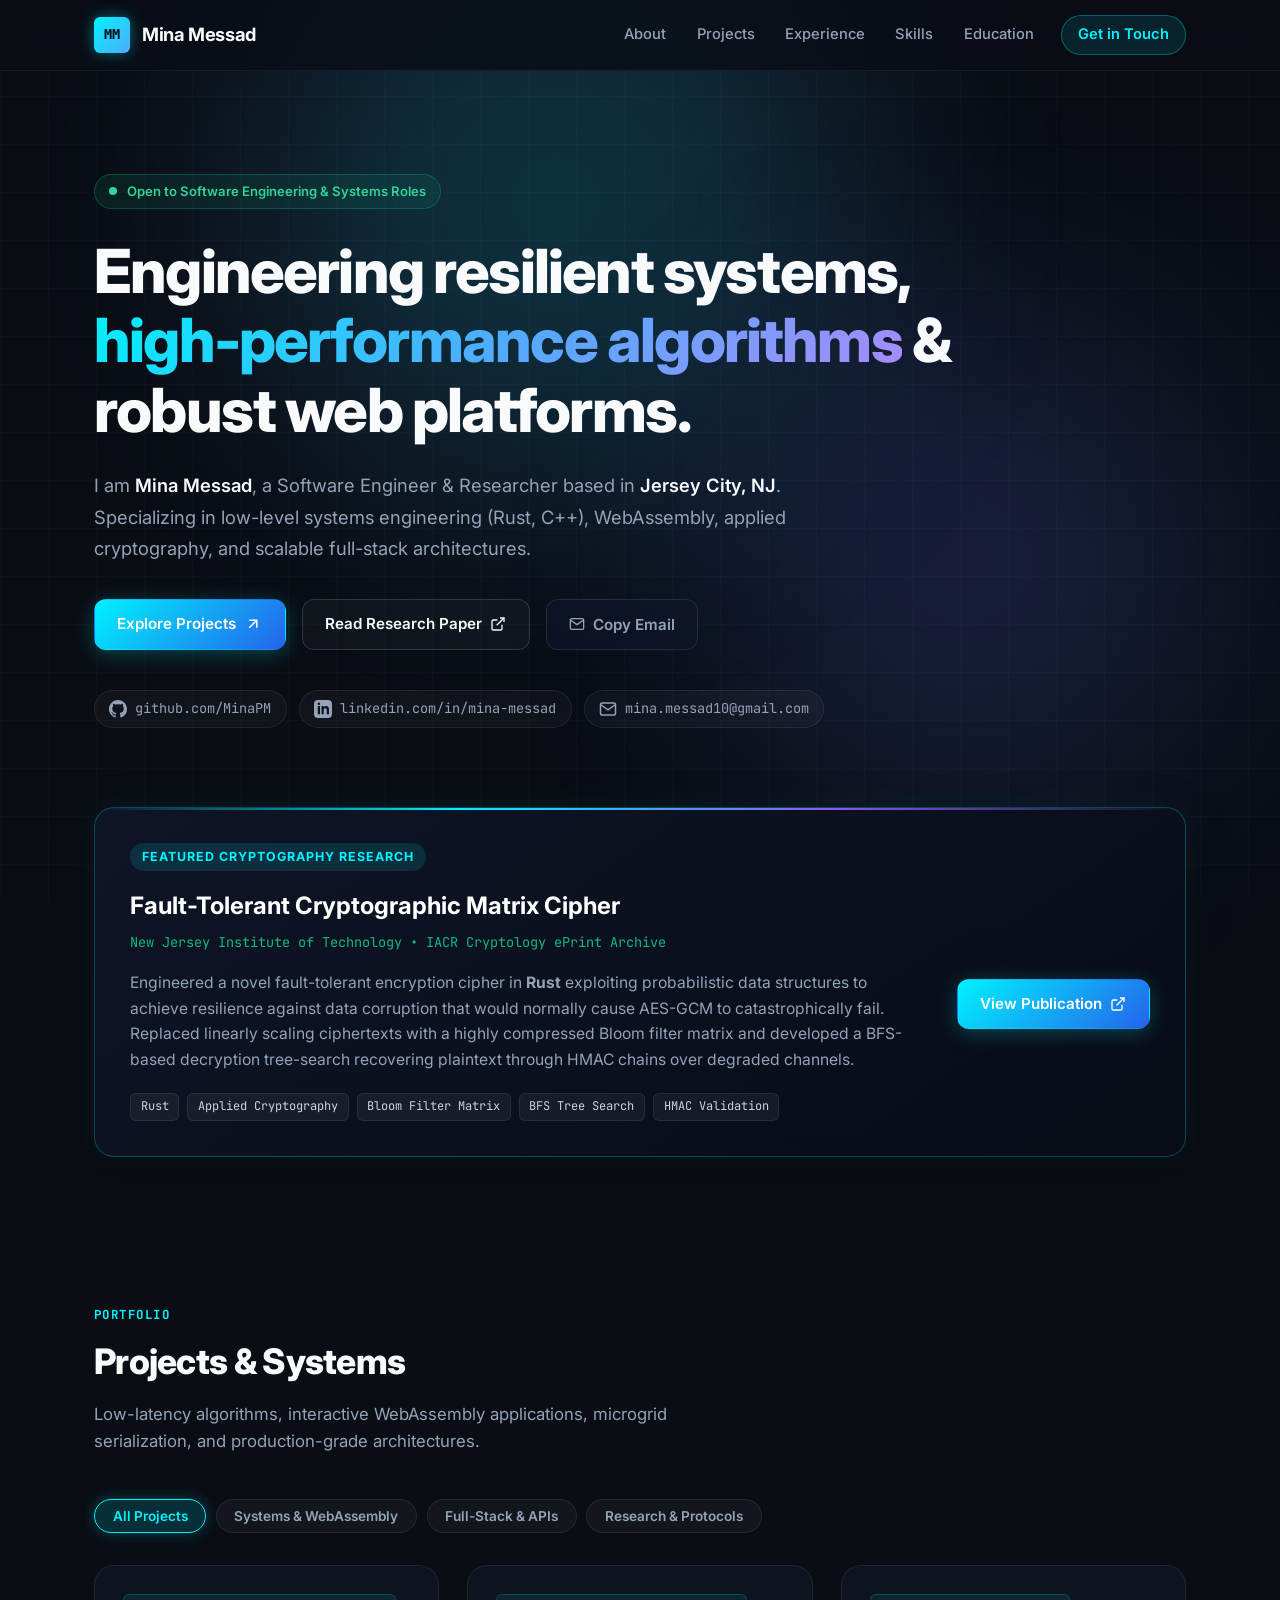
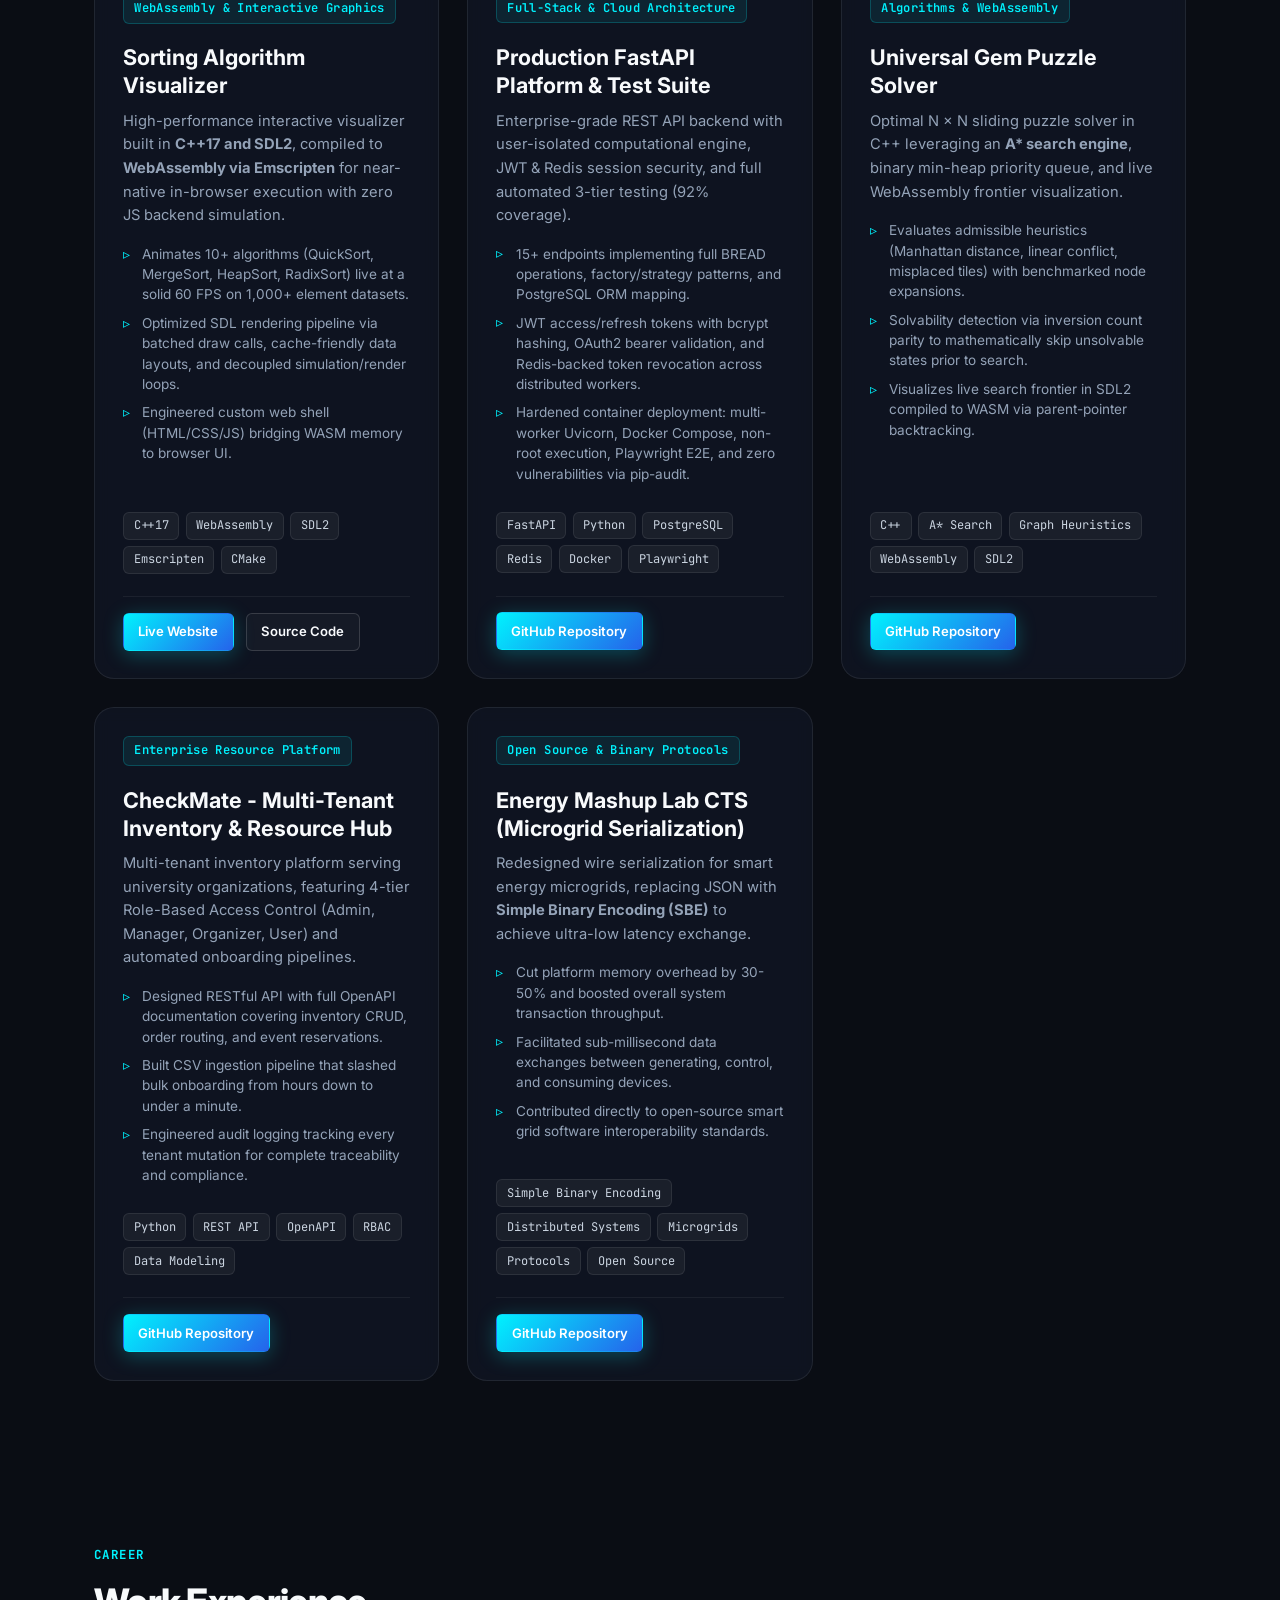
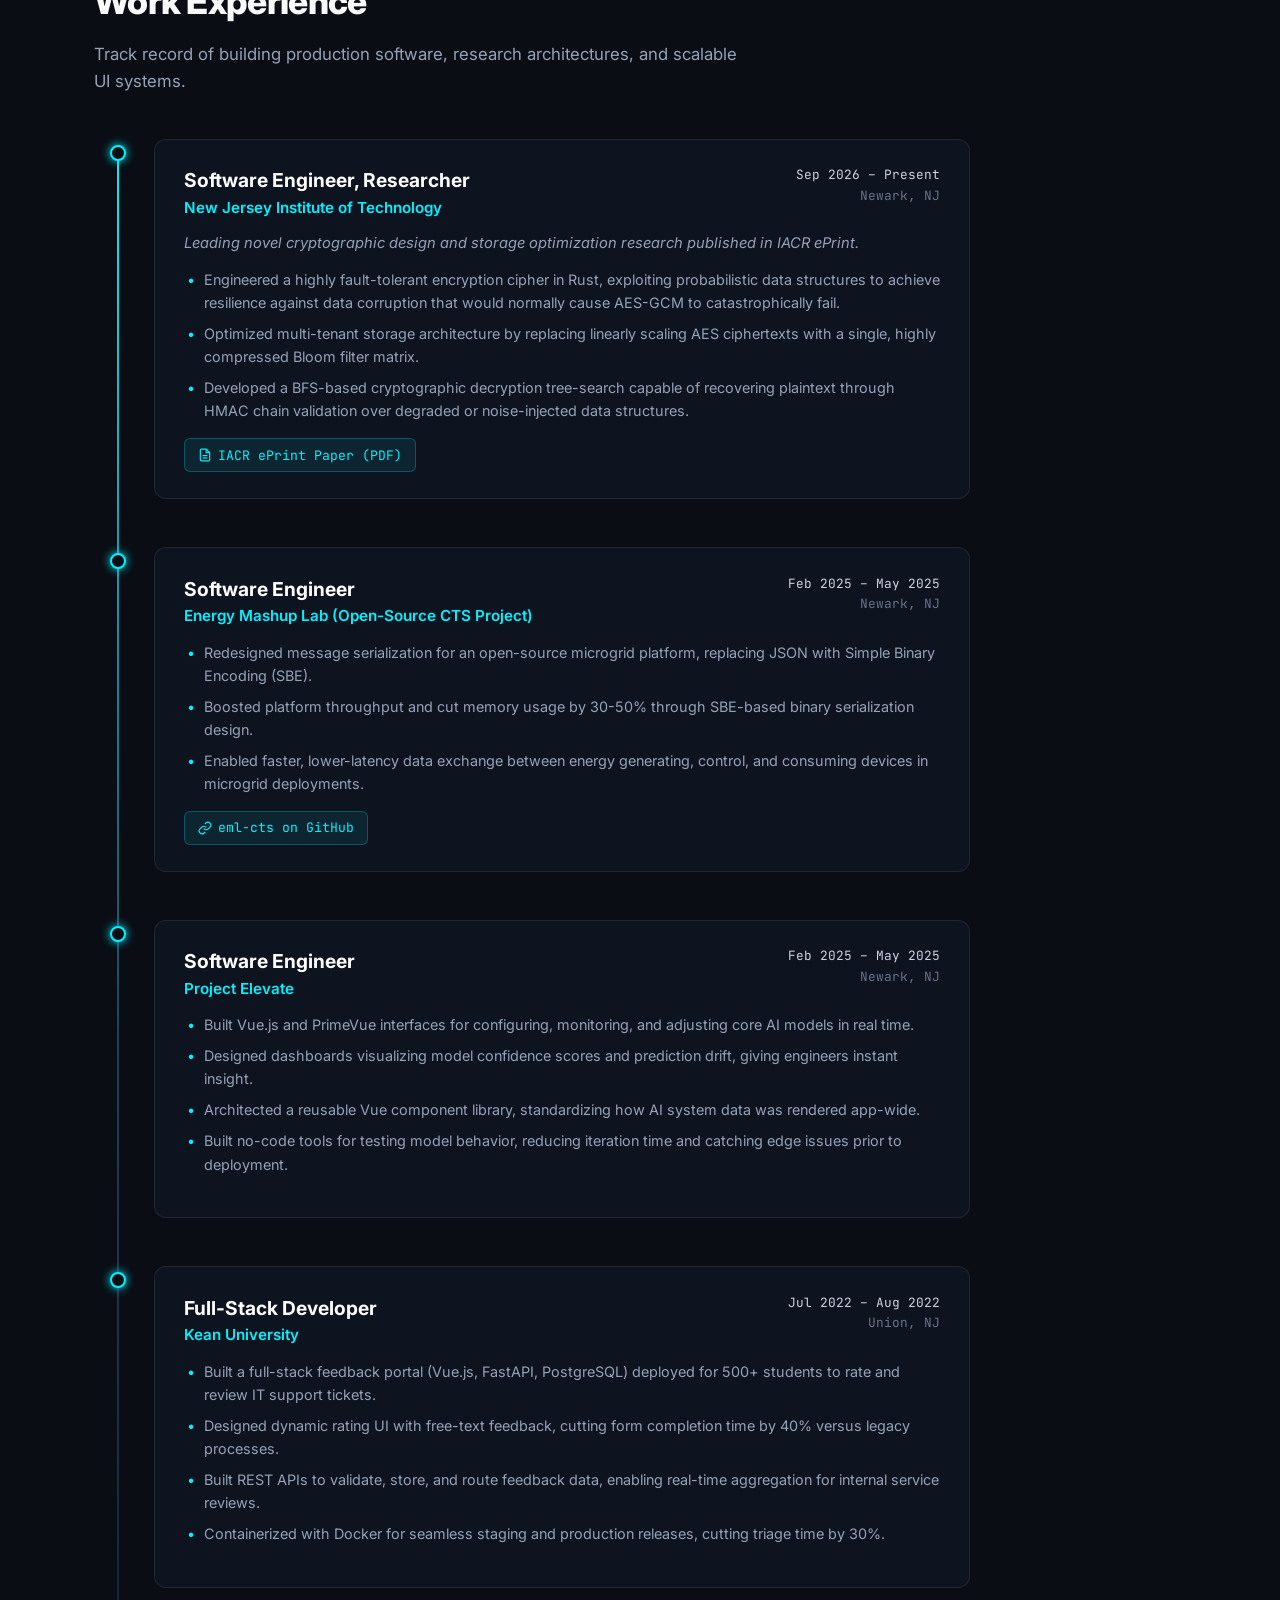
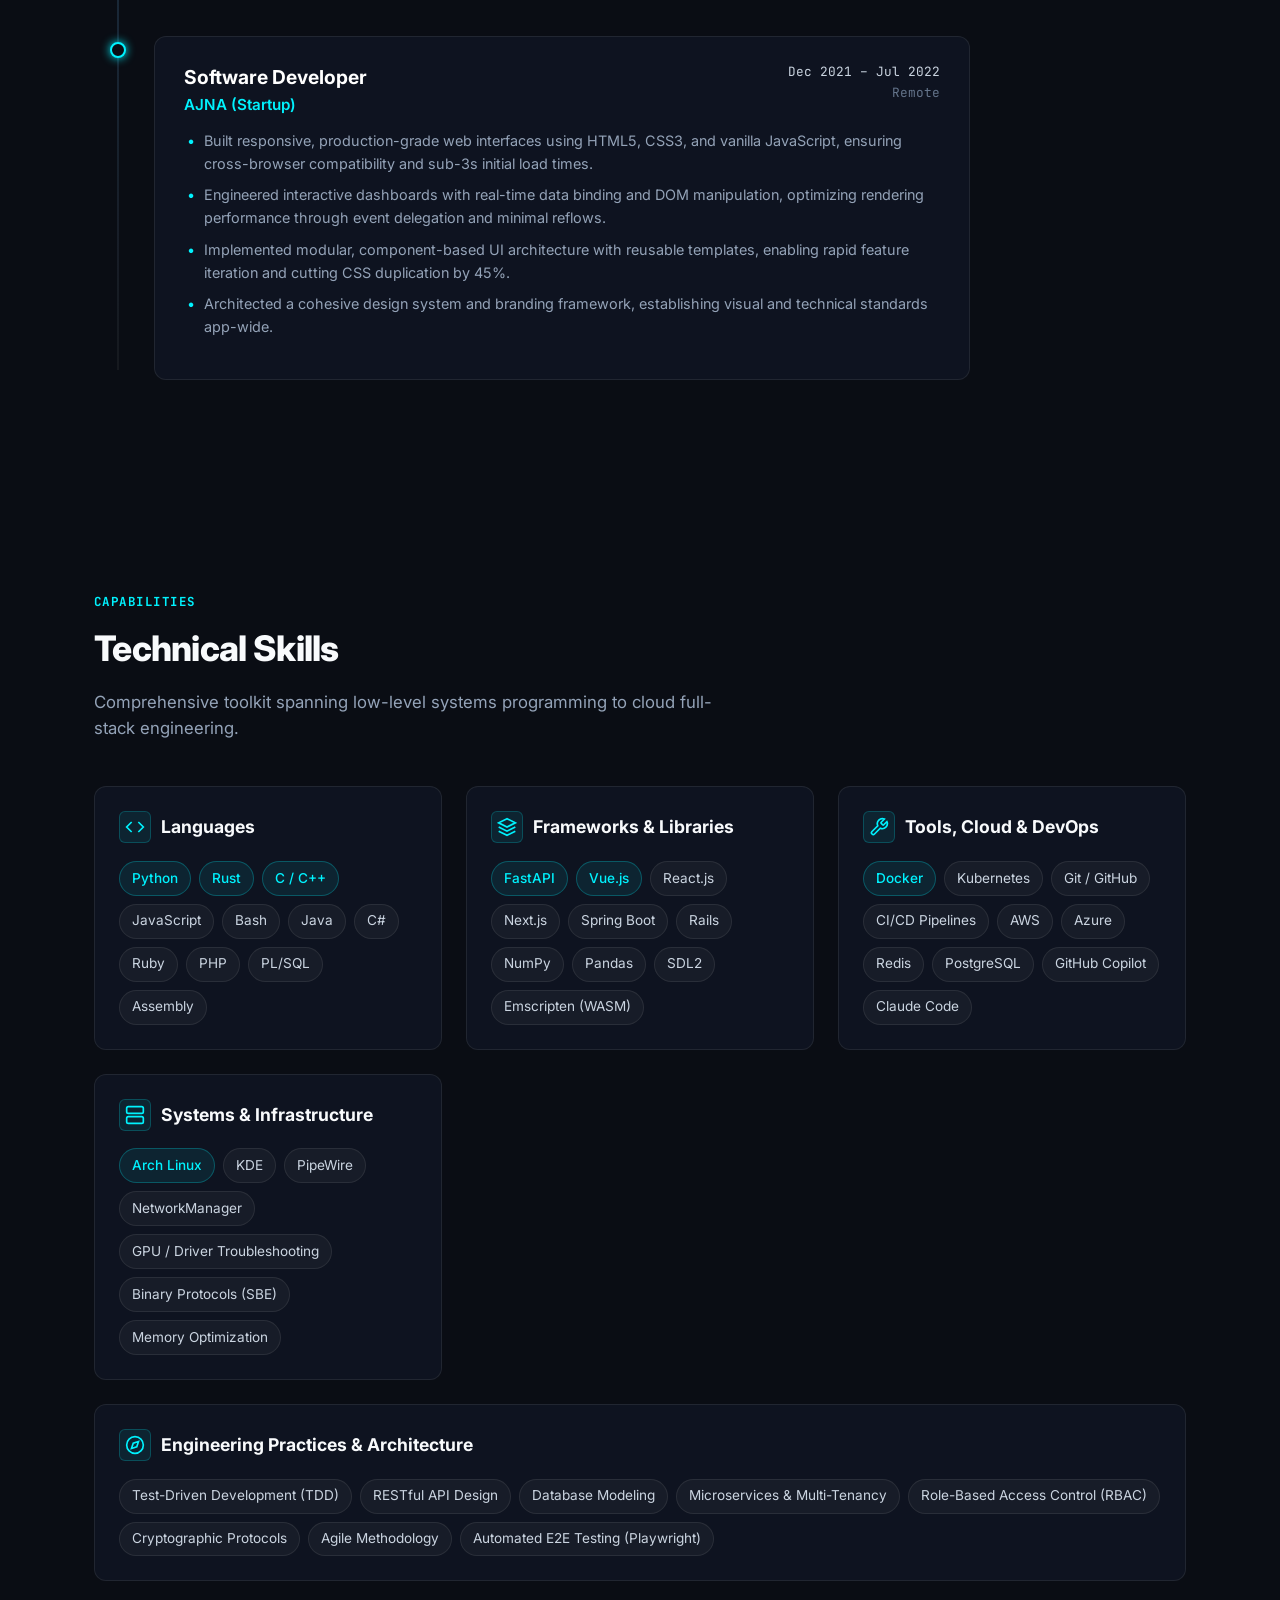
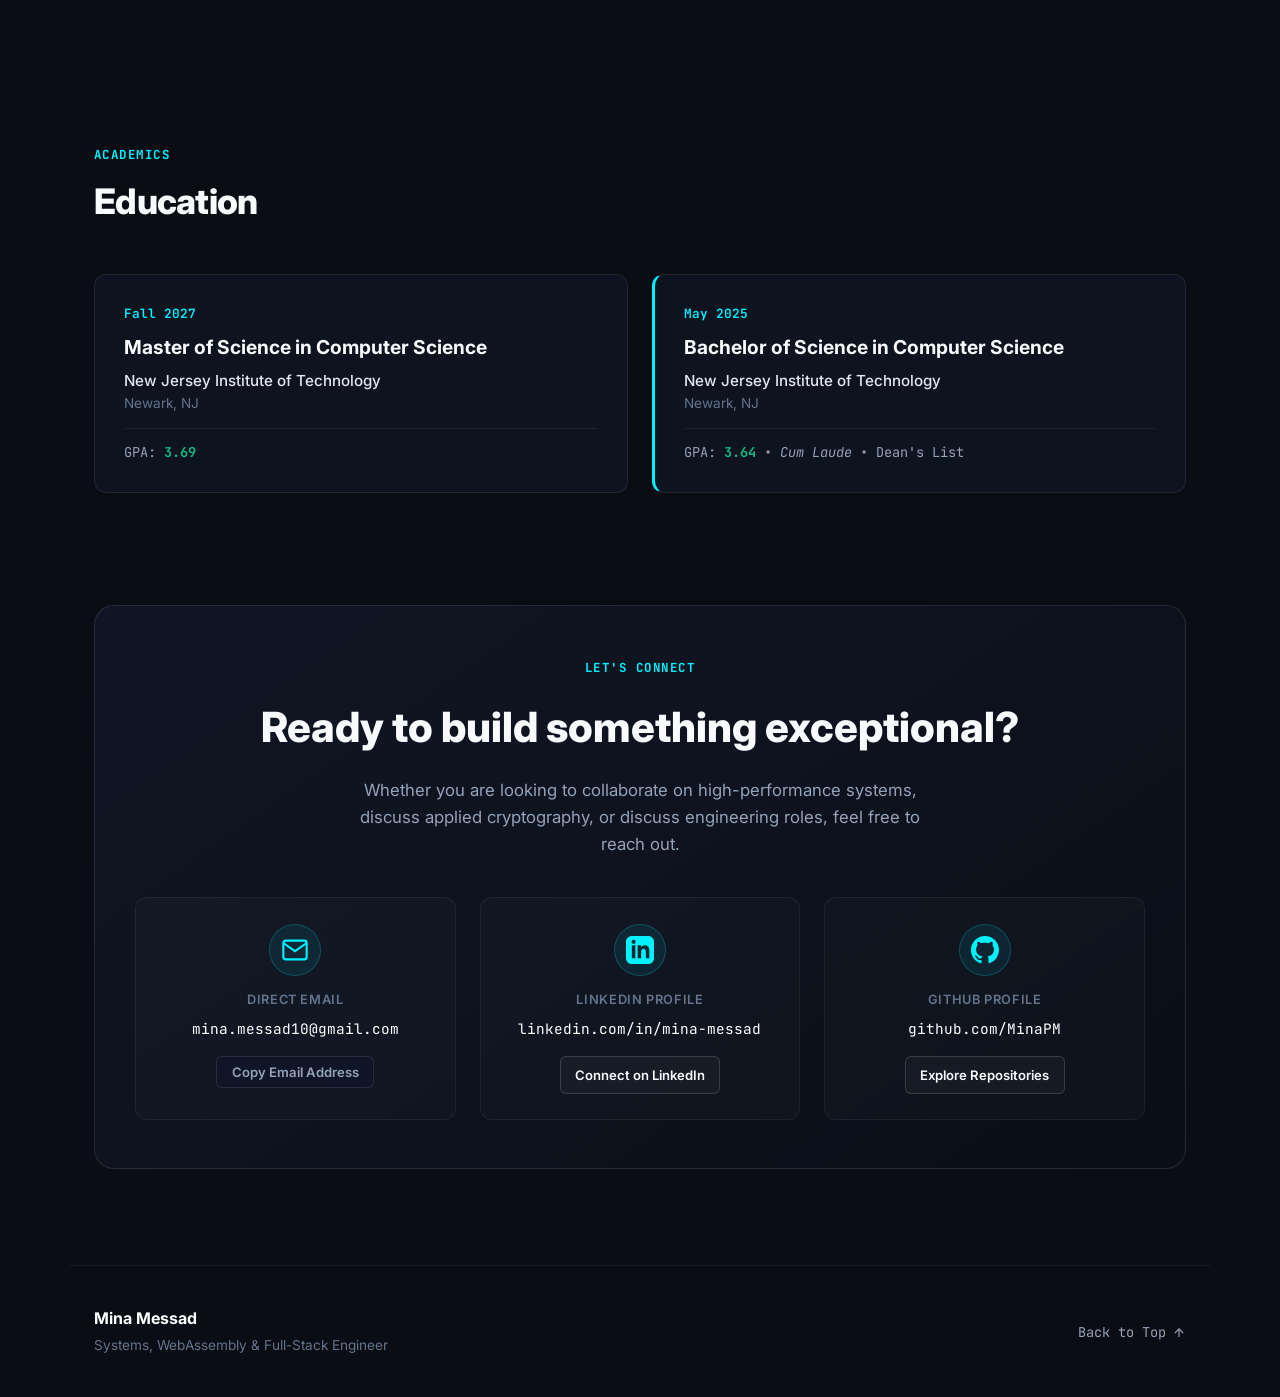
<file: index.html>
<!DOCTYPE html>
<html lang="en">

<head>
  <meta charset="UTF-8" />
  <meta name="viewport" content="width=device-width, initial-scale=1.0" />
  <title>Mina Messad | Software Engineer & Researcher</title>
  <meta name="description"
    content="Portfolio of Mina Messad - Software Engineer and Systems Researcher specializing in High-Performance Systems, Applied Cryptography, Full-Stack Architecture, and WebAssembly." />

  <!-- Open Graph / Meta -->
  <meta property="og:type" content="website" />
  <meta property="og:title" content="Mina Messad | Software Engineer & Researcher" />
  <meta property="og:description"
    content="Software Engineer & Researcher in Jersey City, NJ. Specialized in Rust, C++, Python, WebAssembly, and High-Performance Distributed Systems." />

  <!-- Google Fonts: Inter & JetBrains Mono -->
  <link rel="preconnect" href="https://fonts.googleapis.com">
  <link rel="preconnect" href="https://fonts.gstatic.com" crossorigin>
  <link
    href="https://fonts.googleapis.com/css2?family=Inter:wght@300;400;500;600;700;800&family=JetBrains+Mono:wght@400;500;600&display=swap"
    rel="stylesheet">

  <link rel="stylesheet" href="style.css" />
</head>

<body>
  <!-- Ambient background glow elements -->
  <div class="ambient-glow glow-1" aria-hidden="true"></div>
  <div class="ambient-glow glow-2" aria-hidden="true"></div>
  <div class="grid-overlay" aria-hidden="true"></div>

  <!-- Navigation -->
  <header class="navbar-wrapper">
    <nav class="navbar container">
      <a href="#hero" class="nav-brand">
        <span class="brand-monogram">MM</span>
        <span class="brand-name">Mina Messad</span>
      </a>

      <div class="nav-links" id="navLinks">
        <a href="#about" class="nav-link">About</a>
        <a href="#projects" class="nav-link">Projects</a>
        <a href="#experience" class="nav-link">Experience</a>
        <a href="#skills" class="nav-link">Skills</a>
        <a href="#education" class="nav-link">Education</a>
        <a href="#contact" class="nav-link nav-cta">Get in Touch</a>
      </div>

      <button class="mobile-toggle" id="mobileToggle" aria-label="Toggle navigation menu">
        <svg viewBox="0 0 24 24" width="22" height="22" stroke="currentColor" stroke-width="2" fill="none">
          <line x1="3" y1="12" x2="21" y2="12"></line>
          <line x1="3" y1="6" x2="21" y2="6"></line>
          <line x1="3" y1="18" x2="21" y2="18"></line>
        </svg>
      </button>
    </nav>
  </header>

  <main>
    <!-- Hero Section -->
    <section id="hero" class="hero-section container">
      <div class="hero-content">
        <div class="status-pill">
          <span class="pulse-dot"></span>
          <span>Open to Software Engineering & Systems Roles</span>
        </div>

        <h1 class="hero-title">
          Engineering resilient systems, <br />
          <span class="text-gradient">high-performance algorithms</span> & robust web platforms.
        </h1>

        <p class="hero-subtitle">
          I am <strong>Mina Messad</strong>, a Software Engineer & Researcher based in
          <strong>Jersey City, NJ</strong>. Specializing in low-level systems engineering (Rust, C++),
          WebAssembly, applied cryptography, and scalable full-stack architectures.
        </p>

        <div class="hero-actions">
          <a href="#projects" class="btn btn-primary">
            <span>Explore Projects</span>
            <svg viewBox="0 0 24 24" width="18" height="18" stroke="currentColor" stroke-width="2" fill="none">
              <path d="M7 17l9.2-9.2M17 17V7H7" />
            </svg>
          </a>
          <a href="https://eprint.iacr.org/2025/1539.pdf" target="_blank" rel="noopener noreferrer"
            class="btn btn-outline">
            <span>Read Research Paper</span>
            <svg viewBox="0 0 24 24" width="16" height="16" stroke="currentColor" stroke-width="2" fill="none">
              <path d="M18 13v6a2 2 0 01-2 2H5a2 2 0 01-2-2V8a2 2 0 012-2h6"></path>
              <polyline points="15 3 21 3 21 9"></polyline>
              <line x1="10" y1="14" x2="21" y2="3"></line>
            </svg>
          </a>
          <button class="btn btn-glass copy-email-btn" data-email="mina.messad10@gmail.com" title="Click to copy email">
            <svg viewBox="0 0 24 24" width="16" height="16" stroke="currentColor" stroke-width="2" fill="none">
              <path d="M4 4h16c1.1 0 2 .9 2 2v12c0 1.1-.9 2-2 2H4c-1.1 0-2-.9-2-2V6c0-1.1.9-2 2-2z"></path>
              <polyline points="22,6 12,13 2,6"></polyline>
            </svg>
            <span class="copy-text">Copy Email</span>
          </button>
        </div>

        <div class="social-links-bar">
          <a href="https://github.com/MinaPM" target="_blank" rel="noopener noreferrer" class="social-badge"
            title="GitHub Profile">
            <svg viewBox="0 0 24 24" width="18" height="18" fill="currentColor">
              <path
                d="M12 0C5.37 0 0 5.37 0 12c0 5.31 3.435 9.795 8.205 11.385.6.105.825-.255.825-.57 0-.285-.015-1.23-.015-2.235-3.015.555-3.795-.735-4.035-1.41-.135-.345-.72-1.41-1.23-1.695-.42-.225-1.02-.78-.015-.795.945-.015 1.62.87 1.845 1.23 1.08 1.815 2.805 1.305 3.495.99.105-.78.42-1.305.765-1.605-2.67-.3-5.46-1.335-5.46-5.925 0-1.305.465-2.385 1.23-3.225-.12-.3-.54-1.53.12-3.18 0 0 1.005-.315 3.3 1.23.96-.27 1.98-.405 3-.405s2.04.135 3 .405c2.295-1.56 3.3-1.23 3.3-1.23.66 1.65.24 2.88.12 3.18.765.84 1.23 1.905 1.23 3.225 0 4.605-2.805 5.625-5.475 5.925.435.375.81 1.095.81 2.22 0 1.605-.015 2.895-.015 3.3 0 .315.225.69.825.57A12.02 12.02 0 0024 12c0-6.63-5.37-12-12-12z" />
            </svg>
            <span>github.com/MinaPM</span>
          </a>

          <a href="https://linkedin.com/in/mina-messad" target="_blank" rel="noopener noreferrer" class="social-badge"
            title="LinkedIn Profile">
            <svg viewBox="0 0 24 24" width="18" height="18" fill="currentColor">
              <path
                d="M19 0h-14c-2.761 0-5 2.239-5 5v14c0 2.761 2.239 5 5 5h14c2.762 0 5-2.239 5-5v-14c0-2.761-2.238-5-5-5zm-11 19h-3v-11h3v11zm-1.5-12.268c-.966 0-1.75-.79-1.75-1.764s.784-1.764 1.75-1.764 1.75.79 1.75 1.764-.783 1.764-1.75 1.764zm13.5 12.268h-3v-5.604c0-3.368-4-3.113-4 0v5.604h-3v-11h3v1.765c1.396-2.586 7-2.777 7 2.476v6.759z" />
            </svg>
            <span>linkedin.com/in/mina-messad</span>
          </a>

          <a href="mailto:mina.messad10@gmail.com" class="social-badge" title="Send an email">
            <svg viewBox="0 0 24 24" width="18" height="18" stroke="currentColor" stroke-width="2" fill="none">
              <path d="M4 4h16c1.1 0 2 .9 2 2v12c0 1.1-.9 2-2 2H4c-1.1 0-2-.9-2-2V6c0-1.1.9-2 2-2z"></path>
              <polyline points="22,6 12,13 2,6"></polyline>
            </svg>
            <span>mina.messad10@gmail.com</span>
          </a>
        </div>
      </div>
    </section>

    <!-- Research Spotlight Card -->
    <section class="container spotlight-container" id="about">
      <div class="spotlight-card">
        <div class="spotlight-badge">Featured Cryptography Research</div>
        <div class="spotlight-inner">
          <div class="spotlight-text">
            <h3>Fault-Tolerant Cryptographic Matrix Cipher</h3>
            <p class="spotlight-venue">New Jersey Institute of Technology • IACR Cryptology ePrint Archive</p>
            <p class="spotlight-desc">
              Engineered a novel fault-tolerant encryption cipher in <strong>Rust</strong> exploiting probabilistic data
              structures to achieve resilience against data corruption that would normally cause AES-GCM to
              catastrophically fail. Replaced linearly scaling ciphertexts with a highly compressed Bloom filter matrix
              and developed a BFS-based decryption tree-search recovering plaintext through HMAC chains over degraded
              channels.
            </p>
            <div class="spotlight-tags">
              <span class="tag">Rust</span>
              <span class="tag">Applied Cryptography</span>
              <span class="tag">Bloom Filter Matrix</span>
              <span class="tag">BFS Tree Search</span>
              <span class="tag">HMAC Validation</span>
            </div>
          </div>
          <div class="spotlight-cta">
            <a href="https://eprint.iacr.org/2025/1539.pdf" target="_blank" rel="noopener noreferrer"
              class="btn btn-primary">
              <span>View Publication</span>
              <svg viewBox="0 0 24 24" width="16" height="16" stroke="currentColor" stroke-width="2" fill="none">
                <path d="M18 13v6a2 2 0 01-2 2H5a2 2 0 01-2-2V8a2 2 0 012-2h6"></path>
                <polyline points="15 3 21 3 21 9"></polyline>
                <line x1="10" y1="14" x2="21" y2="3"></line>
              </svg>
            </a>
          </div>
        </div>
      </div>
    </section>

    <!-- Projects Section -->
    <section id="projects" class="section container">
      <div class="section-header">
        <span class="section-tag">Portfolio</span>
        <h2 class="section-title">Projects & Systems</h2>
        <p class="section-desc">
          Low-latency algorithms, interactive WebAssembly applications, microgrid serialization, and production-grade
          architectures.
        </p>
      </div>

      <!-- Filter Tabs -->
      <div class="filter-tabs" role="tablist">
        <button class="filter-tab active" data-filter="all">All Projects</button>
        <button class="filter-tab" data-filter="systems">Systems & WebAssembly</button>
        <button class="filter-tab" data-filter="web">Full-Stack & APIs</button>
        <button class="filter-tab" data-filter="research">Research & Protocols</button>
      </div>

      <div class="projects-grid">
        <!-- Project 1: Sorting Algorithm Visualizer -->
        <article class="project-card" data-category="systems">
          <div class="project-card-top">
            <span class="project-type-indicator">WebAssembly & Interactive Graphics</span>
          </div>

          <h3 class="project-name">Sorting Algorithm Visualizer</h3>
          <p class="project-summary">
            High-performance interactive visualizer built in <strong>C++17 and SDL2</strong>, compiled to
            <strong>WebAssembly via Emscripten</strong> for near-native in-browser execution with zero JS backend
            simulation.
          </p>

          <ul class="project-highlights">
            <li>Animates 10+ algorithms (QuickSort, MergeSort, HeapSort, RadixSort) live at a solid 60 FPS on 1,000+
              element datasets.</li>
            <li>Optimized SDL rendering pipeline via batched draw calls, cache-friendly data layouts, and decoupled
              simulation/render loops.</li>
            <li>Engineered custom web shell (HTML/CSS/JS) bridging WASM memory to browser UI.</li>
          </ul>

          <div class="project-tags">
            <span class="tag">C++17</span>
            <span class="tag">WebAssembly</span>
            <span class="tag">SDL2</span>
            <span class="tag">Emscripten</span>
            <span class="tag">CMake</span>
          </div>

          <div class="project-footer-actions">
            <a href="https://minapm.github.io/sorting-algorithms-visualizer/" target="_blank" rel="noopener noreferrer"
              class="btn btn-sm btn-primary">Live Website</a>
            <a href="https://github.com/MinaPM/sorting-algorithms-visualizer" target="_blank" rel="noopener noreferrer"
              class="btn btn-sm btn-outline">Source Code</a>
          </div>
        </article>

        <!-- Project 2: Full-Stack FastAPI Calculator & Auth Suite -->
        <article class="project-card" data-category="web">
          <div class="project-card-top">
            <span class="project-type-indicator">Full-Stack & Cloud Architecture</span>
          </div>

          <h3 class="project-name">Production FastAPI Platform & Test Suite</h3>
          <p class="project-summary">
            Enterprise-grade REST API backend with user-isolated computational engine, JWT & Redis session security, and
            full automated 3-tier testing (92% coverage).
          </p>

          <ul class="project-highlights">
            <li>15+ endpoints implementing full BREAD operations, factory/strategy patterns, and PostgreSQL ORM mapping.
            </li>
            <li>JWT access/refresh tokens with bcrypt hashing, OAuth2 bearer validation, and Redis-backed token
              revocation across distributed workers.</li>
            <li>Hardened container deployment: multi-worker Uvicorn, Docker Compose, non-root execution, Playwright E2E,
              and zero vulnerabilities via pip-audit.</li>
          </ul>

          <div class="project-tags">
            <span class="tag">FastAPI</span>
            <span class="tag">Python</span>
            <span class="tag">PostgreSQL</span>
            <span class="tag">Redis</span>
            <span class="tag">Docker</span>
            <span class="tag">Playwright</span>
          </div>

          <div class="project-footer-actions">
            <a href="https://github.com/MinaPM/NJIT-IS601-Final-Project" target="_blank" rel="noopener noreferrer"
              class="btn btn-sm btn-primary">GitHub Repository</a>
          </div>
        </article>

        <!-- Project 3: Universal Gem Puzzle Solver -->
        <article class="project-card" data-category="systems">
          <div class="project-card-top">
            <span class="project-type-indicator">Algorithms & WebAssembly</span>
          </div>

          <h3 class="project-name">Universal Gem Puzzle Solver</h3>
          <p class="project-summary">
            Optimal N × N sliding puzzle solver in C++ leveraging an <strong>A* search engine</strong>, binary min-heap
            priority queue, and live WebAssembly frontier visualization.
          </p>

          <ul class="project-highlights">
            <li>Evaluates admissible heuristics (Manhattan distance, linear conflict, misplaced tiles) with benchmarked
              node expansions.</li>
            <li>Solvability detection via inversion count parity to mathematically skip unsolvable states prior to
              search.</li>
            <li>Visualizes live search frontier in SDL2 compiled to WASM via parent-pointer backtracking.</li>
          </ul>

          <div class="project-tags">
            <span class="tag">C++</span>
            <span class="tag">A* Search</span>
            <span class="tag">Graph Heuristics</span>
            <span class="tag">WebAssembly</span>
            <span class="tag">SDL2</span>
          </div>

          <div class="project-footer-actions">
            <a href="https://github.com/MinaPM/GemPuzzle" target="_blank" rel="noopener noreferrer"
              class="btn btn-sm btn-primary">GitHub Repository</a>
          </div>
        </article>

        <!-- Project 4: CheckMate Platform -->
        <article class="project-card" data-category="web">
          <div class="project-card-top">
            <span class="project-type-indicator">Enterprise Resource Platform</span>
          </div>

          <h3 class="project-name">CheckMate - Multi-Tenant Inventory & Resource Hub</h3>
          <p class="project-summary">
            Multi-tenant inventory platform serving university organizations, featuring 4-tier Role-Based Access Control
            (Admin, Manager, Organizer, User) and automated onboarding pipelines.
          </p>

          <ul class="project-highlights">
            <li>Designed RESTful API with full OpenAPI documentation covering inventory CRUD, order routing, and event
              reservations.</li>
            <li>Built CSV ingestion pipeline that slashed bulk onboarding from hours down to under a minute.</li>
            <li>Engineered audit logging tracking every tenant mutation for complete traceability and compliance.</li>
          </ul>

          <div class="project-tags">
            <span class="tag">Python</span>
            <span class="tag">REST API</span>
            <span class="tag">OpenAPI</span>
            <span class="tag">RBAC</span>
            <span class="tag">Data Modeling</span>
          </div>

          <div class="project-footer-actions">
            <a href="https://github.com/WokFriedE/CheckMate.git" target="_blank" rel="noopener noreferrer"
              class="btn btn-sm btn-primary">GitHub Repository</a>
          </div>
        </article>

        <!-- Project 5: Open-Source CTS Microgrid -->
        <article class="project-card" data-category="research">
          <div class="project-card-top">
            <span class="project-type-indicator">Open Source & Binary Protocols</span>
          </div>

          <h3 class="project-name">Energy Mashup Lab CTS (Microgrid Serialization)</h3>
          <p class="project-summary">
            Redesigned wire serialization for smart energy microgrids, replacing JSON with <strong>Simple Binary
              Encoding (SBE)</strong> to achieve ultra-low latency exchange.
          </p>

          <ul class="project-highlights">
            <li>Cut platform memory overhead by 30-50% and boosted overall system transaction throughput.</li>
            <li>Facilitated sub-millisecond data exchanges between generating, control, and consuming devices.</li>
            <li>Contributed directly to open-source smart grid software interoperability standards.</li>
          </ul>

          <div class="project-tags">
            <span class="tag">Simple Binary Encoding</span>
            <span class="tag">Distributed Systems</span>
            <span class="tag">Microgrids</span>
            <span class="tag">Protocols</span>
            <span class="tag">Open Source</span>
          </div>

          <div class="project-footer-actions">
            <a href="https://github.com/EnergyMashupLab/eml-cts" target="_blank" rel="noopener noreferrer"
              class="btn btn-sm btn-primary">GitHub Repository</a>
          </div>
        </article>
      </div>
    </section>

    <!-- Experience Timeline Section -->
    <section id="experience" class="section container">
      <div class="section-header">
        <span class="section-tag">Career</span>
        <h2 class="section-title">Work Experience</h2>
        <p class="section-desc">Track record of building production software, research architectures, and scalable UI
          systems.</p>
      </div>

      <div class="timeline">
        <!-- Role 1 -->
        <div class="timeline-item">
          <div class="timeline-marker"></div>
          <div class="timeline-content">
            <div class="timeline-header">
              <div>
                <h3 class="role-title">Software Engineer, Researcher</h3>
                <div class="role-company">New Jersey Institute of Technology</div>
              </div>
              <div class="role-meta">
                <span class="role-date">Sep 2026 – Present</span>
                <span class="role-loc">Newark, NJ</span>
              </div>
            </div>
            <p class="role-desc">
              Leading novel cryptographic design and storage optimization research published in IACR ePrint.
            </p>
            <ul class="role-bullets">
              <li>Engineered a highly fault-tolerant encryption cipher in Rust, exploiting probabilistic data structures
                to achieve resilience against data corruption that would normally cause AES-GCM to catastrophically
                fail.</li>
              <li>Optimized multi-tenant storage architecture by replacing linearly scaling AES ciphertexts with a
                single, highly compressed Bloom filter matrix.</li>
              <li>Developed a BFS-based cryptographic decryption tree-search capable of recovering plaintext through
                HMAC chain validation over degraded or noise-injected data structures.</li>
            </ul>
            <div class="role-links">
              <a href="https://eprint.iacr.org/2025/1539.pdf" target="_blank" rel="noopener noreferrer"
                class="link-badge">
                <svg viewBox="0 0 24 24" width="14" height="14" stroke="currentColor" stroke-width="2" fill="none">
                  <path d="M14 2H6a2 2 0 0 0-2 2v16a2 2 0 0 0 2 2h12a2 2 0 0 0 2-2V8z"></path>
                  <polyline points="14 2 14 8 20 8"></polyline>
                  <line x1="16" y1="13" x2="8" y2="13"></line>
                  <line x1="16" y1="17" x2="8" y2="17"></line>
                </svg>
                <span>IACR ePrint Paper (PDF)</span>
              </a>
            </div>
          </div>
        </div>

        <!-- Role 2 -->
        <div class="timeline-item">
          <div class="timeline-marker"></div>
          <div class="timeline-content">
            <div class="timeline-header">
              <div>
                <h3 class="role-title">Software Engineer</h3>
                <div class="role-company">Energy Mashup Lab (Open-Source CTS Project)</div>
              </div>
              <div class="role-meta">
                <span class="role-date">Feb 2025 – May 2025</span>
                <span class="role-loc">Newark, NJ</span>
              </div>
            </div>
            <ul class="role-bullets">
              <li>Redesigned message serialization for an open-source microgrid platform, replacing JSON with Simple
                Binary Encoding (SBE).</li>
              <li>Boosted platform throughput and cut memory usage by 30-50% through SBE-based binary serialization
                design.</li>
              <li>Enabled faster, lower-latency data exchange between energy generating, control, and consuming devices
                in microgrid deployments.</li>
            </ul>
            <div class="role-links">
              <a href="https://github.com/EnergyMashupLab/eml-cts" target="_blank" rel="noopener noreferrer"
                class="link-badge">
                <svg viewBox="0 0 24 24" width="14" height="14" stroke="currentColor" stroke-width="2" fill="none">
                  <path d="M10 13a5 5 0 0 0 7.54.54l3-3a5 5 0 0 0-7.07-7.07l-1.72 1.71"></path>
                  <path d="M14 11a5 5 0 0 0-7.54-.54l-3 3a5 5 0 0 0 7.07 7.07l1.71-1.71"></path>
                </svg>
                <span>eml-cts on GitHub</span>
              </a>
            </div>
          </div>
        </div>

        <!-- Role 3 -->
        <div class="timeline-item">
          <div class="timeline-marker"></div>
          <div class="timeline-content">
            <div class="timeline-header">
              <div>
                <h3 class="role-title">Software Engineer</h3>
                <div class="role-company">Project Elevate</div>
              </div>
              <div class="role-meta">
                <span class="role-date">Feb 2025 – May 2025</span>
                <span class="role-loc">Newark, NJ</span>
              </div>
            </div>
            <ul class="role-bullets">
              <li>Built Vue.js and PrimeVue interfaces for configuring, monitoring, and adjusting core AI models in real
                time.</li>
              <li>Designed dashboards visualizing model confidence scores and prediction drift, giving engineers instant
                insight.</li>
              <li>Architected a reusable Vue component library, standardizing how AI system data was rendered app-wide.
              </li>
              <li>Built no-code tools for testing model behavior, reducing iteration time and catching edge issues prior
                to deployment.</li>
            </ul>
          </div>
        </div>

        <!-- Role 4 -->
        <div class="timeline-item">
          <div class="timeline-marker"></div>
          <div class="timeline-content">
            <div class="timeline-header">
              <div>
                <h3 class="role-title">Full-Stack Developer</h3>
                <div class="role-company">Kean University</div>
              </div>
              <div class="role-meta">
                <span class="role-date">Jul 2022 – Aug 2022</span>
                <span class="role-loc">Union, NJ</span>
              </div>
            </div>
            <ul class="role-bullets">
              <li>Built a full-stack feedback portal (Vue.js, FastAPI, PostgreSQL) deployed for 500+ students to rate
                and review IT support tickets.</li>
              <li>Designed dynamic rating UI with free-text feedback, cutting form completion time by 40% versus legacy
                processes.</li>
              <li>Built REST APIs to validate, store, and route feedback data, enabling real-time aggregation for
                internal service reviews.</li>
              <li>Containerized with Docker for seamless staging and production releases, cutting triage time by 30%.
              </li>
            </ul>
          </div>
        </div>

        <!-- Role 5 -->
        <div class="timeline-item">
          <div class="timeline-marker"></div>
          <div class="timeline-content">
            <div class="timeline-header">
              <div>
                <h3 class="role-title">Software Developer</h3>
                <div class="role-company">AJNA (Startup)</div>
              </div>
              <div class="role-meta">
                <span class="role-date">Dec 2021 – Jul 2022</span>
                <span class="role-loc">Remote</span>
              </div>
            </div>
            <ul class="role-bullets">
              <li>Built responsive, production-grade web interfaces using HTML5, CSS3, and vanilla JavaScript, ensuring
                cross-browser compatibility and sub-3s initial load times.</li>
              <li>Engineered interactive dashboards with real-time data binding and DOM manipulation, optimizing
                rendering performance through event delegation and minimal reflows.</li>
              <li>Implemented modular, component-based UI architecture with reusable templates, enabling rapid feature
                iteration and cutting CSS duplication by 45%.</li>
              <li>Architected a cohesive design system and branding framework, establishing visual and technical
                standards app-wide.</li>
            </ul>
          </div>
        </div>
      </div>
    </section>

    <!-- Skills Matrix Section -->
    <section id="skills" class="section container">
      <div class="section-header">
        <span class="section-tag">Capabilities</span>
        <h2 class="section-title">Technical Skills</h2>
        <p class="section-desc">Comprehensive toolkit spanning low-level systems programming to cloud full-stack
          engineering.</p>
      </div>

      <div class="skills-grid">
        <div class="skill-category">
          <div class="skill-category-header">
            <span class="cat-icon">
              <svg viewBox="0 0 24 24" width="20" height="20" stroke="currentColor" stroke-width="2" fill="none">
                <polyline points="16 18 22 12 16 6"></polyline>
                <polyline points="8 6 2 12 8 18"></polyline>
              </svg>
            </span>
            <h3>Languages</h3>
          </div>
          <div class="skill-chips">
            <span class="skill-chip primary">Python</span>
            <span class="skill-chip primary">Rust</span>
            <span class="skill-chip primary">C / C++</span>
            <span class="skill-chip">JavaScript</span>
            <span class="skill-chip">Bash</span>
            <span class="skill-chip">Java</span>
            <span class="skill-chip">C#</span>
            <span class="skill-chip">Ruby</span>
            <span class="skill-chip">PHP</span>
            <span class="skill-chip">PL/SQL</span>
            <span class="skill-chip">Assembly</span>
          </div>
        </div>

        <div class="skill-category">
          <div class="skill-category-header">
            <span class="cat-icon">
              <svg viewBox="0 0 24 24" width="20" height="20" stroke="currentColor" stroke-width="2" fill="none">
                <polygon points="12 2 2 7 12 12 22 7 12 2"></polygon>
                <polyline points="2 17 12 22 22 17"></polyline>
                <polyline points="2 12 12 17 22 12"></polyline>
              </svg>
            </span>
            <h3>Frameworks & Libraries</h3>
          </div>
          <div class="skill-chips">
            <span class="skill-chip primary">FastAPI</span>
            <span class="skill-chip primary">Vue.js</span>
            <span class="skill-chip">React.js</span>
            <span class="skill-chip">Next.js</span>
            <span class="skill-chip">Spring Boot</span>
            <span class="skill-chip">Rails</span>
            <span class="skill-chip">NumPy</span>
            <span class="skill-chip">Pandas</span>
            <span class="skill-chip">SDL2</span>
            <span class="skill-chip">Emscripten (WASM)</span>
          </div>
        </div>

        <div class="skill-category">
          <div class="skill-category-header">
            <span class="cat-icon">
              <svg viewBox="0 0 24 24" width="20" height="20" stroke="currentColor" stroke-width="2" fill="none">
                <path
                  d="M14.7 6.3a1 1 0 0 0 0 1.4l1.6 1.6a1 1 0 0 0 1.4 0l3.77-3.77a6 6 0 0 1-7.94 7.94l-6.91 6.91a2.12 2.12 0 0 1-3-3l6.91-6.91a6 6 0 0 1 7.94-7.94l-3.76 3.76z">
                </path>
              </svg>
            </span>
            <h3>Tools, Cloud & DevOps</h3>
          </div>
          <div class="skill-chips">
            <span class="skill-chip primary">Docker</span>
            <span class="skill-chip">Kubernetes</span>
            <span class="skill-chip">Git / GitHub</span>
            <span class="skill-chip">CI/CD Pipelines</span>
            <span class="skill-chip">AWS</span>
            <span class="skill-chip">Azure</span>
            <span class="skill-chip">Redis</span>
            <span class="skill-chip">PostgreSQL</span>
            <span class="skill-chip">GitHub Copilot</span>
            <span class="skill-chip">Claude Code</span>
          </div>
        </div>

        <div class="skill-category">
          <div class="skill-category-header">
            <span class="cat-icon">
              <svg viewBox="0 0 24 24" width="20" height="20" stroke="currentColor" stroke-width="2" fill="none">
                <rect x="2" y="2" width="20" height="8" rx="2" ry="2"></rect>
                <rect x="2" y="14" width="20" height="8" rx="2" ry="2"></rect>
                <line x1="6" y1="6" x2="6.01" y2="6"></line>
                <line x1="6" y1="18" x2="6.01" y2="18"></line>
              </svg>
            </span>
            <h3>Systems & Infrastructure</h3>
          </div>
          <div class="skill-chips">
            <span class="skill-chip primary">Arch Linux</span>
            <span class="skill-chip">KDE</span>
            <span class="skill-chip">PipeWire</span>
            <span class="skill-chip">NetworkManager</span>
            <span class="skill-chip">GPU / Driver Troubleshooting</span>
            <span class="skill-chip">Binary Protocols (SBE)</span>
            <span class="skill-chip">Memory Optimization</span>
          </div>
        </div>

        <div class="skill-category full-width">
          <div class="skill-category-header">
            <span class="cat-icon">
              <svg viewBox="0 0 24 24" width="20" height="20" stroke="currentColor" stroke-width="2" fill="none">
                <circle cx="12" cy="12" r="10"></circle>
                <polygon points="16.24 7.76 14.12 14.12 7.76 16.24 9.88 9.88 16.24 7.76"></polygon>
              </svg>
            </span>
            <h3>Engineering Practices & Architecture</h3>
          </div>
          <div class="skill-chips">
            <span class="skill-chip">Test-Driven Development (TDD)</span>
            <span class="skill-chip">RESTful API Design</span>
            <span class="skill-chip">Database Modeling</span>
            <span class="skill-chip">Microservices & Multi-Tenancy</span>
            <span class="skill-chip">Role-Based Access Control (RBAC)</span>
            <span class="skill-chip">Cryptographic Protocols</span>
            <span class="skill-chip">Agile Methodology</span>
            <span class="skill-chip">Automated E2E Testing (Playwright)</span>
          </div>
        </div>
      </div>
    </section>

    <!-- Education Section -->
    <section id="education" class="section container">
      <div class="section-header">
        <span class="section-tag">Academics</span>
        <h2 class="section-title">Education</h2>
      </div>

      <div class="edu-grid">
        <div class="edu-card">
          <div class="edu-year">Fall 2027</div>
          <h3 class="edu-degree">Master of Science in Computer Science</h3>
          <div class="edu-school">New Jersey Institute of Technology</div>
          <div class="edu-location">Newark, NJ</div>
          <div class="edu-gpa">GPA: <strong>3.69</strong></div>
        </div>

        <div class="edu-card highlight-border">
          <div class="edu-year">May 2025</div>
          <h3 class="edu-degree">Bachelor of Science in Computer Science</h3>
          <div class="edu-school">New Jersey Institute of Technology</div>
          <div class="edu-location">Newark, NJ</div>
          <div class="edu-gpa">GPA: <strong>3.64</strong> • <em>Cum Laude</em> • Dean's List</div>
        </div>
      </div>
    </section>

    <!-- Contact & Footer Section -->
    <section id="contact" class="section container contact-section">
      <div class="contact-card">
        <div class="contact-header">
          <span class="section-tag">Let's Connect</span>
          <h2 class="contact-title">Ready to build something exceptional?</h2>
          <p class="contact-desc">
            Whether you are looking to collaborate on high-performance systems, discuss applied cryptography, or discuss
            engineering roles, feel free to reach out.
          </p>
        </div>

        <div class="contact-details-grid">
          <div class="contact-detail-box">
            <div class="detail-icon">
              <svg viewBox="0 0 24 24" width="28" height="28" stroke="currentColor" stroke-width="1.8" fill="none">
                <path d="M4 4h16c1.1 0 2 .9 2 2v12c0 1.1-.9 2-2 2H4c-1.1 0-2-.9-2-2V6c0-1.1.9-2 2-2z"></path>
                <polyline points="22,6 12,13 2,6"></polyline>
              </svg>
            </div>
            <div class="detail-label">Direct Email</div>
            <a href="mailto:mina.messad10@gmail.com" class="detail-value">mina.messad10@gmail.com</a>
            <button class="btn btn-sm btn-glass copy-email-btn" data-email="mina.messad10@gmail.com">
              <span class="copy-text">Copy Email Address</span>
            </button>
          </div>

          <div class="contact-detail-box">
            <div class="detail-icon">
              <svg viewBox="0 0 24 24" width="28" height="28" fill="currentColor">
                <path
                  d="M19 0h-14c-2.761 0-5 2.239-5 5v14c0 2.761 2.239 5 5 5h14c2.762 0 5-2.239 5-5v-14c0-2.761-2.238-5-5-5zm-11 19h-3v-11h3v11zm-1.5-12.268c-.966 0-1.75-.79-1.75-1.764s.784-1.764 1.75-1.764 1.75.79 1.75 1.764-.783 1.764-1.75 1.764zm13.5 12.268h-3v-5.604c0-3.368-4-3.113-4 0v5.604h-3v-11h3v1.765c1.396-2.586 7-2.777 7 2.476v6.759z" />
              </svg>
            </div>
            <div class="detail-label">LinkedIn Profile</div>
            <a href="https://linkedin.com/in/mina-messad" target="_blank" rel="noopener noreferrer"
              class="detail-value">linkedin.com/in/mina-messad</a>
            <a href="https://linkedin.com/in/mina-messad" target="_blank" rel="noopener noreferrer"
              class="btn btn-sm btn-outline">Connect on LinkedIn</a>
          </div>

          <div class="contact-detail-box">
            <div class="detail-icon">
              <svg viewBox="0 0 24 24" width="28" height="28" fill="currentColor">
                <path
                  d="M12 0C5.37 0 0 5.37 0 12c0 5.31 3.435 9.795 8.205 11.385.6.105.825-.255.825-.57 0-.285-.015-1.23-.015-2.235-3.015.555-3.795-.735-4.035-1.41-.135-.345-.72-1.41-1.23-1.695-.42-.225-1.02-.78-.015-.795.945-.015 1.62.87 1.845 1.23 1.08 1.815 2.805 1.305 3.495.99.105-.78.42-1.305.765-1.605-2.67-.3-5.46-1.335-5.46-5.925 0-1.305.465-2.385 1.23-3.225-.12-.3-.54-1.53.12-3.18 0 0 1.005-.315 3.3 1.23.96-.27 1.98-.405 3-.405s2.04.135 3 .405c2.295-1.56 3.3-1.23 3.3-1.23.66 1.65.24 2.88.12 3.18.765.84 1.23 1.905 1.23 3.225 0 4.605-2.805 5.625-5.475 5.925.435.375.81 1.095.81 2.22 0 1.605-.015 2.895-.015 3.3 0 .315.225.69.825.57A12.02 12.02 0 0024 12c0-6.63-5.37-12-12-12z" />
              </svg>
            </div>
            <div class="detail-label">GitHub Profile</div>
            <a href="https://github.com/MinaPM" target="_blank" rel="noopener noreferrer"
              class="detail-value">github.com/MinaPM</a>
            <a href="https://github.com/MinaPM" target="_blank" rel="noopener noreferrer"
              class="btn btn-sm btn-outline">Explore Repositories</a>
          </div>
        </div>
      </div>
    </section>
  </main>

  <!-- Footer -->
  <footer class="footer container">
    <div class="footer-inner">
      <div class="footer-left">
        <span class="footer-brand">Mina Messad</span>
        <span class="footer-tagline">Systems, WebAssembly & Full-Stack Engineer</span>
      </div>
      <div class="footer-right">
        <a href="#hero" class="back-to-top">
          <span>Back to Top</span>
          <svg viewBox="0 0 24 24" width="14" height="14" stroke="currentColor" stroke-width="2" fill="none">
            <line x1="12" y1="19" x2="12" y2="5"></line>
            <polyline points="5 12 12 5 19 12"></polyline>
          </svg>
        </a>
      </div>
    </div>
  </footer>

  <!-- Toast for copied email feedback -->
  <div id="toast" class="toast" role="status" aria-live="polite">Email copied to clipboard!</div>

  <script src="script.js"></script>
</body>

</html>
</file>
<file: style.css>
/* ==========================================================================
   MINA MESSAD - PORTFOLIO STYLES
   Design System: Modern Dark Obsidian, Neon Accent Glows, Refined Glassmorphism
   ========================================================================== */

:root {
  --bg-primary: #0a0d14;
  --bg-secondary: #0f1422;
  --bg-card: rgba(17, 24, 39, 0.65);
  --bg-card-hover: rgba(23, 32, 54, 0.85);
  --bg-card-border: rgba(255, 255, 255, 0.08);
  --bg-card-border-hover: rgba(0, 242, 254, 0.35);

  --accent-cyan: #00f2fe;
  --accent-blue: #4facfe;
  --accent-teal: #10b981;
  --accent-purple: #8b5cf6;
  
  --text-primary: #f8fafc;
  --text-secondary: #94a3b8;
  --text-muted: #64748b;
  --text-highlight: #38bdf8;

  --font-sans: 'Inter', -apple-system, BlinkMacSystemFont, 'Segoe UI', Roboto, sans-serif;
  --font-mono: 'JetBrains Mono', monospace;

  --max-width: 1140px;
  --radius-sm: 6px;
  --radius-md: 12px;
  --radius-lg: 20px;
  --radius-full: 9999px;

  --transition-fast: 0.2s cubic-bezier(0.16, 1, 0.3, 1);
  --transition-smooth: 0.3s cubic-bezier(0.16, 1, 0.3, 1);
}

/* Base & Reset */
*, *::before, *::after {
  box-sizing: border-box;
  margin: 0;
  padding: 0;
}

html {
  scroll-behavior: smooth;
  font-size: 16px;
}

body {
  font-family: var(--font-sans);
  background-color: var(--bg-primary);
  color: var(--text-primary);
  line-height: 1.6;
  overflow-x: hidden;
  position: relative;
  -webkit-font-smoothing: antialiased;
}

/* Ambient glow background */
.ambient-glow {
  position: fixed;
  border-radius: 50%;
  pointer-events: none;
  filter: blur(120px);
  z-index: -2;
  opacity: 0.18;
}

.glow-1 {
  width: 600px;
  height: 600px;
  background: radial-gradient(circle, #00f2fe, #4facfe 70%, transparent);
  top: -100px;
  left: 20%;
}

.glow-2 {
  width: 500px;
  height: 500px;
  background: radial-gradient(circle, #8b5cf6, #3b82f6 70%, transparent);
  bottom: 10%;
  right: 5%;
}

.grid-overlay {
  position: fixed;
  inset: 0;
  background-image: linear-gradient(rgba(255, 255, 255, 0.02) 1px, transparent 1px),
                    linear-gradient(90deg, rgba(255, 255, 255, 0.02) 1px, transparent 1px);
  background-size: 48px 48px;
  pointer-events: none;
  z-index: -1;
}

/* Container */
.container {
  max-width: var(--max-width);
  margin: 0 auto;
  padding: 0 1.5rem;
}

/* Navigation */
.navbar-wrapper {
  position: sticky;
  top: 0;
  z-index: 100;
  backdrop-filter: blur(16px);
  -webkit-backdrop-filter: blur(16px);
  background: rgba(10, 13, 20, 0.75);
  border-bottom: 1px solid rgba(255, 255, 255, 0.06);
}

.navbar {
  display: flex;
  align-items: center;
  justify-content: space-between;
  height: 70px;
}

.nav-brand {
  display: flex;
  align-items: center;
  gap: 0.75rem;
  text-decoration: none;
  color: var(--text-primary);
  font-weight: 700;
  font-size: 1.15rem;
  letter-spacing: -0.02em;
}

.brand-monogram {
  width: 36px;
  height: 36px;
  border-radius: var(--radius-sm);
  background: linear-gradient(135deg, var(--accent-cyan), var(--accent-blue));
  color: #050811;
  font-weight: 800;
  display: flex;
  align-items: center;
  justify-content: center;
  font-size: 0.85rem;
  font-family: var(--font-mono);
  box-shadow: 0 0 15px rgba(0, 242, 254, 0.4);
}

.nav-links {
  display: flex;
  align-items: center;
  gap: 1.5rem;
}

.nav-link {
  color: var(--text-secondary);
  text-decoration: none;
  font-size: 0.92rem;
  font-weight: 500;
  transition: color var(--transition-fast);
  padding: 0.4rem 0.2rem;
}

.nav-link:hover {
  color: var(--text-primary);
}

.nav-cta {
  background: rgba(0, 242, 254, 0.1);
  color: var(--accent-cyan);
  border: 1px solid rgba(0, 242, 254, 0.3);
  padding: 0.45rem 1rem;
  border-radius: var(--radius-full);
  font-weight: 600;
  transition: all var(--transition-fast);
}

.nav-cta:hover {
  background: rgba(0, 242, 254, 0.2);
  color: #fff;
  border-color: var(--accent-cyan);
  box-shadow: 0 0 16px rgba(0, 242, 254, 0.3);
}

.mobile-toggle {
  display: none;
  background: transparent;
  border: none;
  color: var(--text-primary);
  cursor: pointer;
}

/* Hero Section */
.hero-section {
  padding: 6rem 1.5rem 3.5rem;
  min-height: 80vh;
  display: flex;
  align-items: center;
}

.hero-content {
  max-width: 860px;
}

.status-pill {
  display: inline-flex;
  align-items: center;
  gap: 0.6rem;
  background: rgba(16, 185, 129, 0.1);
  border: 1px solid rgba(16, 185, 129, 0.3);
  color: #34d399;
  font-size: 0.82rem;
  font-weight: 600;
  padding: 0.35rem 0.9rem;
  border-radius: var(--radius-full);
  margin-bottom: 1.75rem;
}

.pulse-dot {
  width: 8px;
  height: 8px;
  background: #34d399;
  border-radius: 50%;
  box-shadow: 0 0 0 0 rgba(52, 211, 153, 0.7);
  animation: pulse 2s infinite;
}

@keyframes pulse {
  0% { transform: scale(0.95); box-shadow: 0 0 0 0 rgba(52, 211, 153, 0.7); }
  70% { transform: scale(1); box-shadow: 0 0 0 8px rgba(52, 211, 153, 0); }
  100% { transform: scale(0.95); box-shadow: 0 0 0 0 rgba(52, 211, 153, 0); }
}

.hero-title {
  font-size: clamp(2.2rem, 5vw, 3.8rem);
  font-weight: 800;
  line-height: 1.15;
  letter-spacing: -0.03em;
  margin-bottom: 1.5rem;
}

.text-gradient {
  background: linear-gradient(135deg, #00f2fe 0%, #4facfe 50%, #a78bfa 100%);
  -webkit-background-clip: text;
  -webkit-text-fill-color: transparent;
}

.hero-subtitle {
  font-size: 1.15rem;
  color: var(--text-secondary);
  line-height: 1.7;
  margin-bottom: 2.2rem;
  max-width: 720px;
}

.hero-subtitle strong {
  color: var(--text-primary);
  font-weight: 600;
}

.hero-actions {
  display: flex;
  flex-wrap: wrap;
  gap: 1rem;
  margin-bottom: 2.5rem;
}

/* Buttons */
.btn {
  display: inline-flex;
  align-items: center;
  justify-content: center;
  gap: 0.5rem;
  padding: 0.75rem 1.4rem;
  font-size: 0.95rem;
  font-weight: 600;
  border-radius: var(--radius-md);
  text-decoration: none;
  cursor: pointer;
  transition: all var(--transition-smooth);
  border: 1px solid transparent;
  font-family: inherit;
}

.btn-primary {
  background: linear-gradient(135deg, #00f2fe, #2563eb);
  color: #ffffff;
  box-shadow: 0 4px 20px rgba(0, 242, 254, 0.25);
}

.btn-primary:hover {
  transform: translateY(-2px);
  box-shadow: 0 6px 25px rgba(0, 242, 254, 0.45);
}

.btn-outline {
  background: rgba(255, 255, 255, 0.03);
  color: var(--text-primary);
  border: 1px solid rgba(255, 255, 255, 0.15);
}

.btn-outline:hover {
  background: rgba(255, 255, 255, 0.08);
  border-color: rgba(255, 255, 255, 0.3);
  transform: translateY(-2px);
}

.btn-glass {
  background: rgba(15, 23, 42, 0.6);
  backdrop-filter: blur(8px);
  color: var(--text-secondary);
  border: 1px solid rgba(255, 255, 255, 0.1);
}

.btn-glass:hover {
  color: var(--text-primary);
  border-color: var(--accent-cyan);
  background: rgba(15, 23, 42, 0.85);
  transform: translateY(-2px);
}

.btn-sm {
  padding: 0.45rem 0.9rem;
  font-size: 0.82rem;
  border-radius: var(--radius-sm);
}

/* Social links pill bar */
.social-links-bar {
  display: flex;
  flex-wrap: wrap;
  gap: 0.75rem;
}

.social-badge {
  display: inline-flex;
  align-items: center;
  gap: 0.5rem;
  background: rgba(255, 255, 255, 0.03);
  border: 1px solid rgba(255, 255, 255, 0.08);
  padding: 0.45rem 0.9rem;
  border-radius: var(--radius-full);
  color: var(--text-secondary);
  text-decoration: none;
  font-size: 0.85rem;
  font-family: var(--font-mono);
  transition: all var(--transition-fast);
}

.social-badge:hover {
  background: rgba(0, 242, 254, 0.08);
  border-color: rgba(0, 242, 254, 0.3);
  color: var(--accent-cyan);
  transform: translateY(-2px);
}

/* Spotlight Section (Research Highlight) */
.spotlight-container {
  margin-top: 1rem;
  margin-bottom: 4rem;
}

.spotlight-card {
  position: relative;
  background: linear-gradient(145deg, rgba(15, 23, 42, 0.85), rgba(8, 12, 22, 0.95));
  border: 1px solid rgba(0, 242, 254, 0.25);
  border-radius: var(--radius-lg);
  padding: 2.2rem;
  backdrop-filter: blur(12px);
  box-shadow: 0 10px 40px rgba(0, 0, 0, 0.4), 0 0 30px rgba(0, 242, 254, 0.08);
  overflow: hidden;
}

.spotlight-card::before {
  content: '';
  position: absolute;
  top: 0;
  left: 0;
  right: 0;
  height: 2px;
  background: linear-gradient(90deg, transparent, var(--accent-cyan), var(--accent-purple), transparent);
}

.spotlight-badge {
  display: inline-block;
  background: rgba(0, 242, 254, 0.12);
  color: var(--accent-cyan);
  font-size: 0.78rem;
  font-weight: 700;
  text-transform: uppercase;
  letter-spacing: 0.08em;
  padding: 0.25rem 0.75rem;
  border-radius: var(--radius-full);
  margin-bottom: 1rem;
}

.spotlight-inner {
  display: flex;
  justify-content: space-between;
  align-items: center;
  gap: 2rem;
  flex-wrap: wrap;
}

.spotlight-text {
  flex: 1 1 500px;
}

.spotlight-text h3 {
  font-size: 1.5rem;
  font-weight: 700;
  margin-bottom: 0.4rem;
  color: #fff;
}

.spotlight-venue {
  font-family: var(--font-mono);
  color: var(--accent-teal);
  font-size: 0.85rem;
  margin-bottom: 1rem;
}

.spotlight-desc {
  color: var(--text-secondary);
  font-size: 0.98rem;
  line-height: 1.65;
  margin-bottom: 1.25rem;
}

.spotlight-tags {
  display: flex;
  flex-wrap: wrap;
  gap: 0.5rem;
}

/* Tags */
.tag {
  display: inline-block;
  background: rgba(255, 255, 255, 0.05);
  border: 1px solid rgba(255, 255, 255, 0.08);
  color: #cbd5e1;
  font-size: 0.75rem;
  font-family: var(--font-mono);
  padding: 0.2rem 0.6rem;
  border-radius: var(--radius-sm);
  transition: all var(--transition-fast);
}

.tag:hover {
  background: rgba(0, 242, 254, 0.1);
  border-color: rgba(0, 242, 254, 0.2);
  color: var(--accent-cyan);
}

/* Sections Common */
.section {
  padding: 5rem 1.5rem;
}

.section-header {
  margin-bottom: 2.75rem;
}

.section-tag {
  display: inline-block;
  font-size: 0.78rem;
  font-weight: 700;
  text-transform: uppercase;
  letter-spacing: 0.12em;
  color: var(--accent-cyan);
  font-family: var(--font-mono);
  margin-bottom: 0.5rem;
}

.section-title {
  font-size: 2.2rem;
  font-weight: 800;
  letter-spacing: -0.02em;
  margin-bottom: 0.75rem;
}

.section-desc {
  color: var(--text-secondary);
  font-size: 1.05rem;
  max-width: 650px;
}

/* Filter Tabs */
.filter-tabs {
  display: flex;
  flex-wrap: wrap;
  gap: 0.6rem;
  margin-bottom: 2rem;
}

.filter-tab {
  background: rgba(255, 255, 255, 0.04);
  border: 1px solid rgba(255, 255, 255, 0.08);
  color: var(--text-secondary);
  padding: 0.5rem 1.1rem;
  font-size: 0.85rem;
  font-weight: 600;
  border-radius: var(--radius-full);
  cursor: pointer;
  transition: all var(--transition-fast);
  font-family: inherit;
}

.filter-tab:hover {
  color: var(--text-primary);
  background: rgba(255, 255, 255, 0.08);
}

.filter-tab.active {
  background: rgba(0, 242, 254, 0.15);
  border-color: var(--accent-cyan);
  color: var(--accent-cyan);
  box-shadow: 0 0 14px rgba(0, 242, 254, 0.25);
}

/* Projects Grid */
.projects-grid {
  display: grid;
  grid-template-columns: repeat(auto-fill, minmax(340px, 1fr));
  gap: 1.75rem;
}

.project-card {
  background: var(--bg-card);
  border: 1px solid var(--bg-card-border);
  border-radius: var(--radius-lg);
  padding: 1.75rem;
  display: flex;
  flex-direction: column;
  transition: all var(--transition-smooth);
  backdrop-filter: blur(8px);
  position: relative;
  overflow: hidden;
}

.project-card:hover {
  transform: translateY(-5px);
  background: var(--bg-card-hover);
  border-color: var(--bg-card-border-hover);
  box-shadow: 0 12px 35px rgba(0, 0, 0, 0.5), 0 0 25px rgba(0, 242, 254, 0.12);
}

.project-card-top {
  display: flex;
  align-items: center;
  margin-bottom: 1.25rem;
}

.project-type-indicator {
  display: inline-block;
  font-size: 0.76rem;
  font-weight: 600;
  color: var(--accent-cyan);
  font-family: var(--font-mono);
  background: rgba(0, 242, 254, 0.08);
  border: 1px solid rgba(0, 242, 254, 0.2);
  padding: 0.25rem 0.65rem;
  border-radius: var(--radius-sm);
  letter-spacing: 0.03em;
}

.project-name {
  font-size: 1.35rem;
  font-weight: 700;
  margin-bottom: 0.65rem;
  line-height: 1.3;
}

.project-summary {
  color: var(--text-secondary);
  font-size: 0.92rem;
  margin-bottom: 1rem;
  line-height: 1.6;
}

.project-highlights {
  list-style: none;
  margin-bottom: 1.25rem;
  flex-grow: 1;
}

.project-highlights li {
  position: relative;
  padding-left: 1.2rem;
  font-size: 0.85rem;
  color: #94a3b8;
  margin-bottom: 0.5rem;
  line-height: 1.5;
}

.project-highlights li::before {
  content: '▹';
  position: absolute;
  left: 0;
  color: var(--accent-cyan);
}

.project-tags {
  display: flex;
  flex-wrap: wrap;
  gap: 0.4rem;
  margin-bottom: 1.4rem;
}

.project-footer-actions {
  display: flex;
  gap: 0.75rem;
  flex-wrap: wrap;
  padding-top: 1rem;
  border-top: 1px solid rgba(255, 255, 255, 0.06);
}

/* Experience Timeline */
.timeline {
  position: relative;
  max-width: 860px;
  margin-left: 1rem;
}

.timeline::before {
  content: '';
  position: absolute;
  top: 10px;
  bottom: 10px;
  left: 7px;
  width: 2px;
  background: linear-gradient(180deg, var(--accent-cyan) 0%, rgba(79, 172, 254, 0.3) 50%, rgba(255, 255, 255, 0.05) 100%);
}

.timeline-item {
  position: relative;
  padding-left: 2.75rem;
  margin-bottom: 3rem;
}

.timeline-marker {
  position: absolute;
  left: 0;
  top: 6px;
  width: 16px;
  height: 16px;
  border-radius: 50%;
  background: var(--bg-primary);
  border: 2px solid var(--accent-cyan);
  box-shadow: 0 0 10px var(--accent-cyan);
}

.timeline-content {
  background: var(--bg-card);
  border: 1px solid var(--bg-card-border);
  border-radius: var(--radius-md);
  padding: 1.6rem 1.8rem;
  transition: all var(--transition-smooth);
}

.timeline-content:hover {
  border-color: rgba(0, 242, 254, 0.3);
  background: var(--bg-card-hover);
  transform: translateX(4px);
}

.timeline-header {
  display: flex;
  justify-content: space-between;
  align-items: flex-start;
  flex-wrap: wrap;
  gap: 0.5rem;
  margin-bottom: 0.75rem;
}

.role-title {
  font-size: 1.2rem;
  font-weight: 700;
  color: #fff;
}

.role-company {
  font-size: 0.95rem;
  font-weight: 600;
  color: var(--accent-cyan);
}

.role-meta {
  text-align: right;
  font-family: var(--font-mono);
  font-size: 0.8rem;
  color: var(--text-muted);
}

.role-date {
  display: block;
  color: #cbd5e1;
}

.role-desc {
  font-size: 0.92rem;
  color: var(--text-secondary);
  margin-bottom: 0.75rem;
  font-style: italic;
}

.role-bullets {
  list-style: none;
  margin-bottom: 1rem;
}

.role-bullets li {
  position: relative;
  padding-left: 1.25rem;
  font-size: 0.9rem;
  color: var(--text-secondary);
  margin-bottom: 0.5rem;
  line-height: 1.6;
}

.role-bullets li::before {
  content: '•';
  position: absolute;
  left: 0.2rem;
  color: var(--accent-cyan);
}

.role-links {
  margin-top: 0.75rem;
}

.link-badge {
  display: inline-flex;
  align-items: center;
  gap: 0.4rem;
  background: rgba(0, 242, 254, 0.08);
  border: 1px solid rgba(0, 242, 254, 0.25);
  color: var(--accent-cyan);
  padding: 0.35rem 0.8rem;
  border-radius: var(--radius-sm);
  font-size: 0.82rem;
  text-decoration: none;
  font-family: var(--font-mono);
  transition: all var(--transition-fast);
}

.link-badge:hover {
  background: rgba(0, 242, 254, 0.2);
  color: #fff;
}

/* Skills Grid */
.skills-grid {
  display: grid;
  grid-template-columns: repeat(auto-fit, minmax(280px, 1fr));
  gap: 1.5rem;
}

.skill-category {
  background: var(--bg-card);
  border: 1px solid var(--bg-card-border);
  border-radius: var(--radius-md);
  padding: 1.5rem;
  transition: all var(--transition-fast);
}

.skill-category:hover {
  border-color: rgba(255, 255, 255, 0.15);
  background: var(--bg-card-hover);
}

.skill-category.full-width {
  grid-column: 1 / -1;
}

.skill-category-header {
  display: flex;
  align-items: center;
  gap: 0.6rem;
  margin-bottom: 1.1rem;
}

.cat-icon {
  display: inline-flex;
  align-items: center;
  justify-content: center;
  color: var(--accent-cyan);
  width: 32px;
  height: 32px;
  border-radius: var(--radius-sm);
  background: rgba(0, 242, 254, 0.08);
  border: 1px solid rgba(0, 242, 254, 0.2);
}

.skill-category-header h3 {
  font-size: 1.1rem;
  font-weight: 700;
}

.skill-chips {
  display: flex;
  flex-wrap: wrap;
  gap: 0.5rem;
}

.skill-chip {
  background: rgba(255, 255, 255, 0.04);
  border: 1px solid rgba(255, 255, 255, 0.08);
  color: #cbd5e1;
  font-size: 0.85rem;
  padding: 0.35rem 0.75rem;
  border-radius: var(--radius-full);
  transition: all var(--transition-fast);
}

.skill-chip.primary {
  background: rgba(0, 242, 254, 0.08);
  border-color: rgba(0, 242, 254, 0.25);
  color: var(--accent-cyan);
  font-weight: 500;
}

.skill-chip:hover {
  background: rgba(255, 255, 255, 0.1);
  color: #fff;
  transform: translateY(-2px);
}

/* Education Grid */
.edu-grid {
  display: grid;
  grid-template-columns: repeat(auto-fit, minmax(320px, 1fr));
  gap: 1.5rem;
}

.edu-card {
  background: var(--bg-card);
  border: 1px solid var(--bg-card-border);
  border-radius: var(--radius-md);
  padding: 1.8rem;
  position: relative;
  transition: all var(--transition-smooth);
}

.edu-card:hover {
  border-color: rgba(0, 242, 254, 0.3);
  transform: translateY(-4px);
}

.edu-card.highlight-border {
  border-left: 3px solid var(--accent-cyan);
}

.edu-year {
  font-family: var(--font-mono);
  font-size: 0.8rem;
  color: var(--accent-cyan);
  margin-bottom: 0.5rem;
  font-weight: 600;
}

.edu-degree {
  font-size: 1.2rem;
  font-weight: 700;
  margin-bottom: 0.4rem;
}

.edu-school {
  font-size: 0.95rem;
  color: #e2e8f0;
  font-weight: 500;
}

.edu-location {
  font-size: 0.85rem;
  color: var(--text-muted);
  margin-bottom: 0.8rem;
}

.edu-gpa {
  font-family: var(--font-mono);
  font-size: 0.85rem;
  color: var(--text-secondary);
  padding-top: 0.8rem;
  border-top: 1px solid rgba(255, 255, 255, 0.06);
}

.edu-gpa strong {
  color: var(--accent-teal);
}

/* Contact Section */
.contact-section {
  padding-top: 2rem;
  padding-bottom: 6rem;
}

.contact-card {
  background: linear-gradient(145deg, rgba(17, 24, 39, 0.85), rgba(11, 15, 25, 0.95));
  border: 1px solid rgba(255, 255, 255, 0.1);
  border-radius: var(--radius-lg);
  padding: 3rem 2.5rem;
  text-align: center;
}

.contact-title {
  font-size: clamp(1.8rem, 4vw, 2.6rem);
  font-weight: 800;
  margin: 0.5rem 0 1rem;
}

.contact-desc {
  max-width: 600px;
  margin: 0 auto 2.5rem;
  color: var(--text-secondary);
  font-size: 1.05rem;
}

.contact-details-grid {
  display: grid;
  grid-template-columns: repeat(auto-fit, minmax(240px, 1fr));
  gap: 1.5rem;
}

.contact-detail-box {
  background: rgba(255, 255, 255, 0.02);
  border: 1px solid rgba(255, 255, 255, 0.06);
  border-radius: var(--radius-md);
  padding: 1.6rem 1.2rem;
  display: flex;
  flex-direction: column;
  align-items: center;
  transition: all var(--transition-fast);
}

.contact-detail-box:hover {
  background: rgba(255, 255, 255, 0.05);
  border-color: rgba(0, 242, 254, 0.3);
  transform: translateY(-4px);
}

.detail-icon {
  display: inline-flex;
  align-items: center;
  justify-content: center;
  color: var(--accent-cyan);
  width: 52px;
  height: 52px;
  border-radius: 50%;
  background: rgba(0, 242, 254, 0.08);
  border: 1px solid rgba(0, 242, 254, 0.2);
  margin-bottom: 0.9rem;
  transition: all var(--transition-fast);
}

.contact-detail-box:hover .detail-icon {
  background: rgba(0, 242, 254, 0.18);
  box-shadow: 0 0 16px rgba(0, 242, 254, 0.3);
  transform: scale(1.08);
}

.detail-label {
  font-size: 0.8rem;
  font-weight: 600;
  text-transform: uppercase;
  color: var(--text-muted);
  letter-spacing: 0.05em;
  margin-bottom: 0.4rem;
}

.detail-value {
  color: #fff;
  font-family: var(--font-mono);
  font-size: 0.9rem;
  text-decoration: none;
  margin-bottom: 1rem;
  word-break: break-all;
}

.detail-value:hover {
  color: var(--accent-cyan);
}

/* Footer */
.footer {
  border-top: 1px solid rgba(255, 255, 255, 0.06);
  padding: 2.5rem 1.5rem;
}

.footer-inner {
  display: flex;
  justify-content: space-between;
  align-items: center;
  flex-wrap: wrap;
  gap: 1rem;
}

.footer-brand {
  display: block;
  font-weight: 700;
  color: #fff;
  font-size: 1rem;
}

.footer-tagline {
  font-size: 0.85rem;
  color: var(--text-muted);
}

.footer-right a {
  display: inline-flex;
  align-items: center;
  gap: 0.4rem;
  color: var(--text-secondary);
  text-decoration: none;
  font-size: 0.85rem;
  font-family: var(--font-mono);
  transition: all var(--transition-fast);
}

.footer-right a:hover {
  color: var(--accent-cyan);
  transform: translateY(-2px);
}

/* Toast */
.toast {
  position: fixed;
  bottom: 2rem;
  right: 2rem;
  background: rgba(16, 185, 129, 0.95);
  color: #fff;
  padding: 0.75rem 1.25rem;
  border-radius: var(--radius-md);
  font-weight: 600;
  font-size: 0.88rem;
  box-shadow: 0 10px 25px rgba(0, 0, 0, 0.4);
  transform: translateY(100px);
  opacity: 0;
  transition: all 0.3s cubic-bezier(0.16, 1, 0.3, 1);
  z-index: 999;
}

.toast.show {
  transform: translateY(0);
  opacity: 1;
}

/* Responsive adjustments */
@media (max-width: 768px) {
  .nav-links {
    position: absolute;
    top: 70px;
    left: 0;
    right: 0;
    background: rgba(10, 13, 20, 0.98);
    backdrop-filter: blur(20px);
    border-bottom: 1px solid rgba(255, 255, 255, 0.08);
    flex-direction: column;
    padding: 1.5rem;
    gap: 1rem;
    display: none;
  }

  .nav-links.open {
    display: flex;
  }

  .mobile-toggle {
    display: block;
  }

  .hero-section {
    padding-top: 4rem;
  }

  .hero-actions {
    flex-direction: column;
    width: 100%;
  }

  .hero-actions .btn {
    width: 100%;
  }

  .timeline {
    margin-left: 0;
  }

  .role-meta {
    text-align: left;
    margin-top: 0.25rem;
  }

  .contact-card {
    padding: 2rem 1.25rem;
  }
}
</file>
